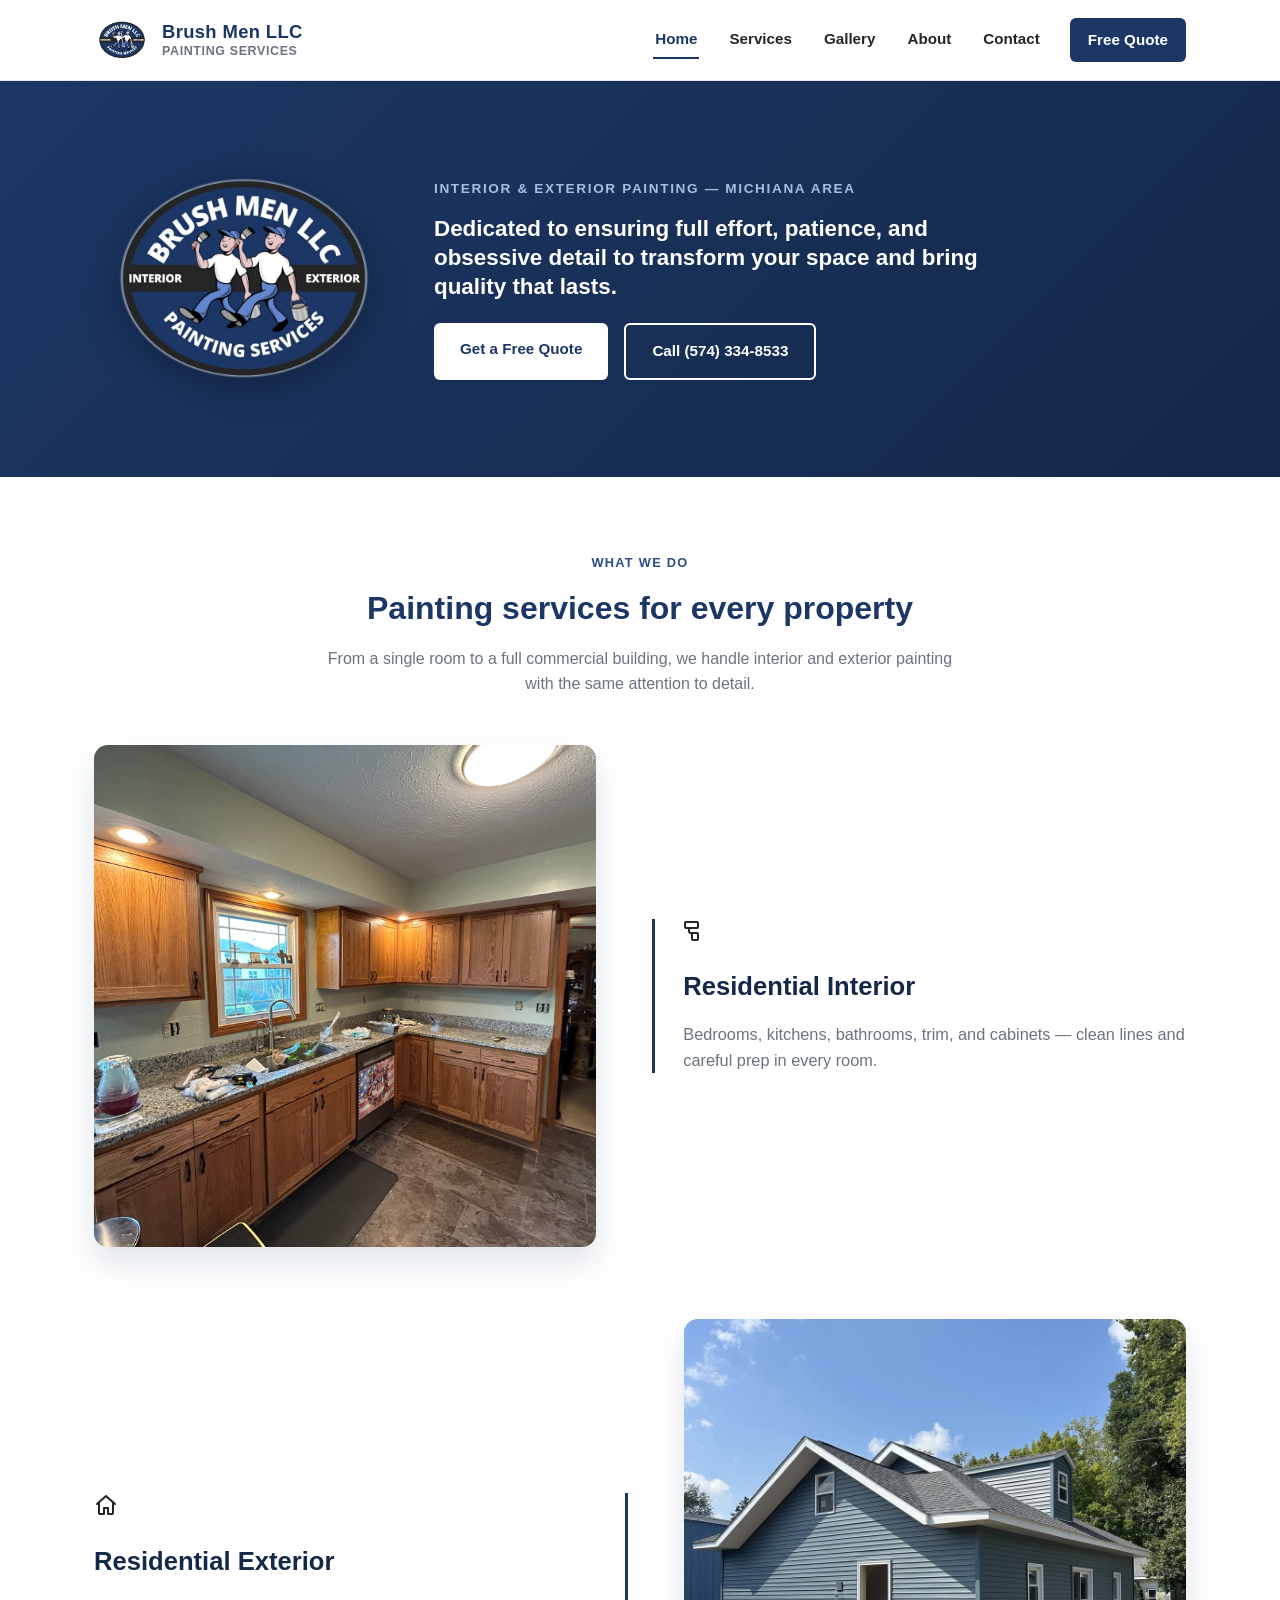
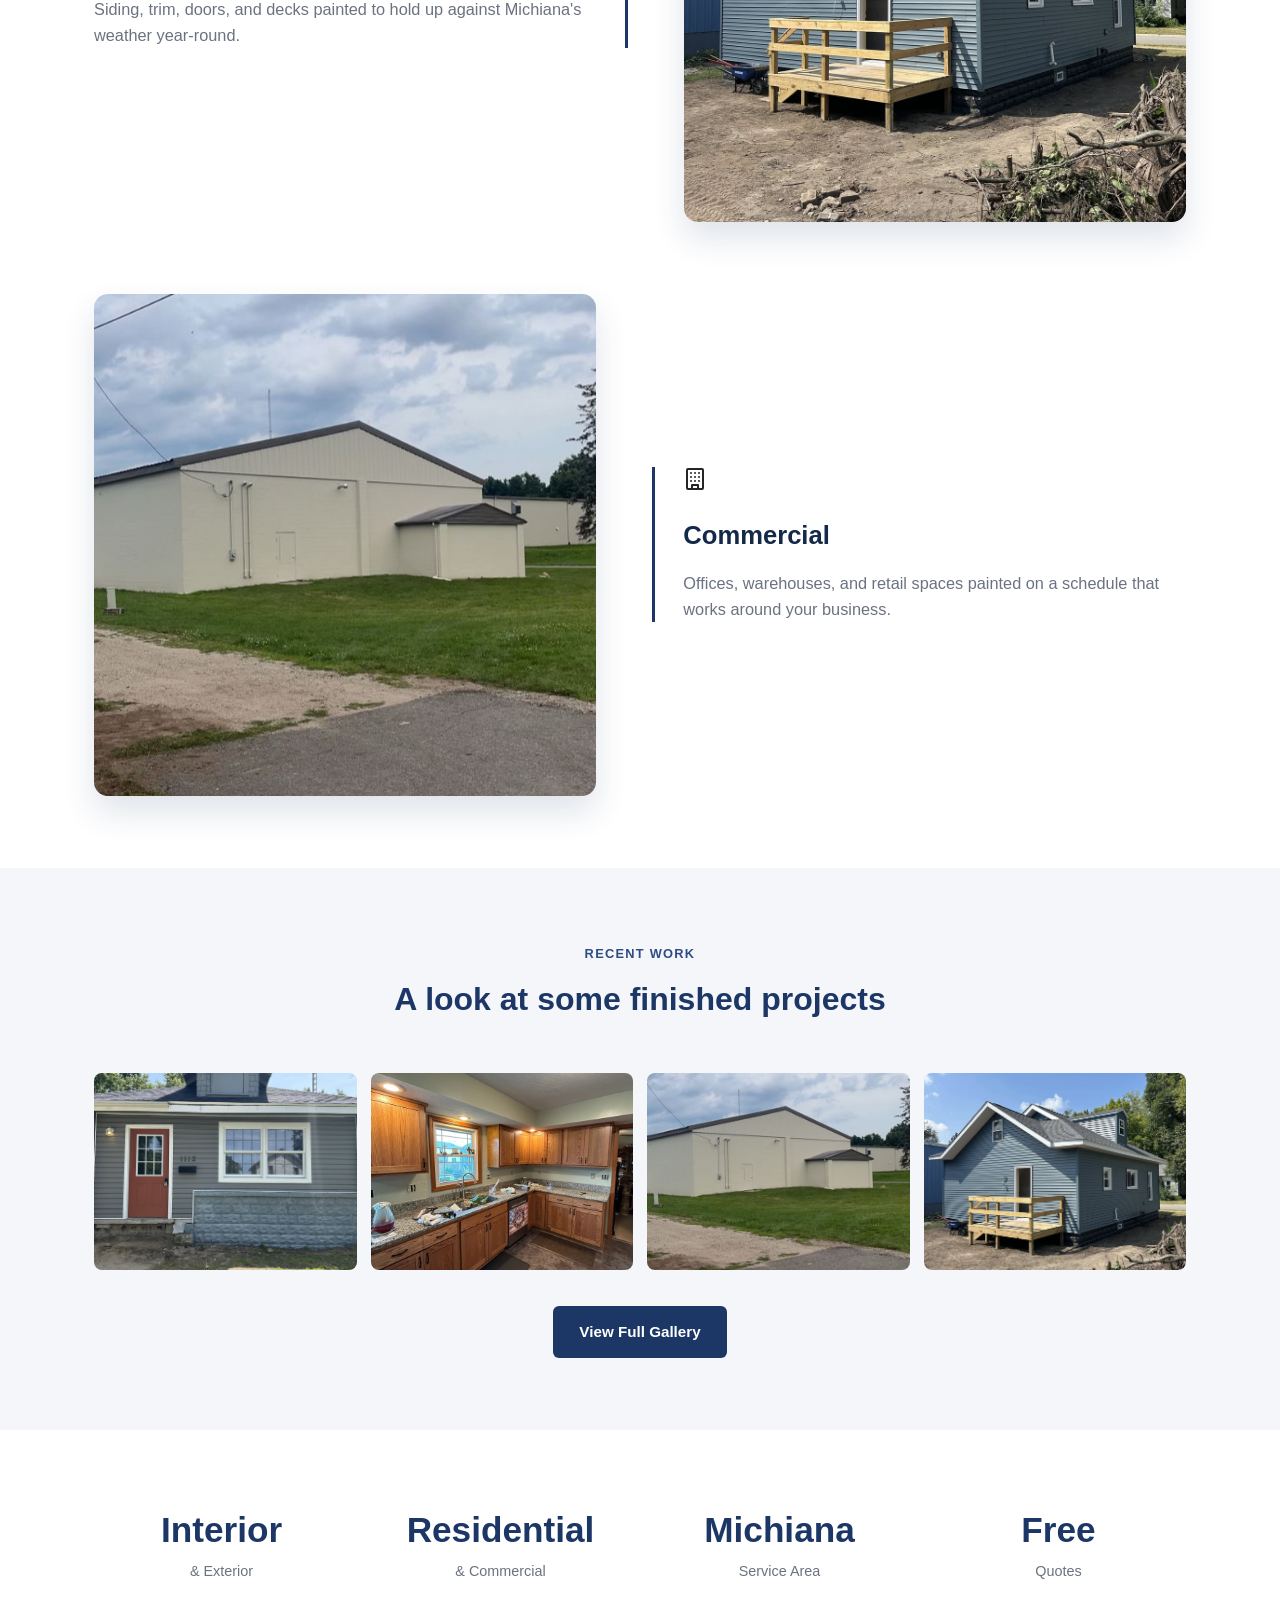
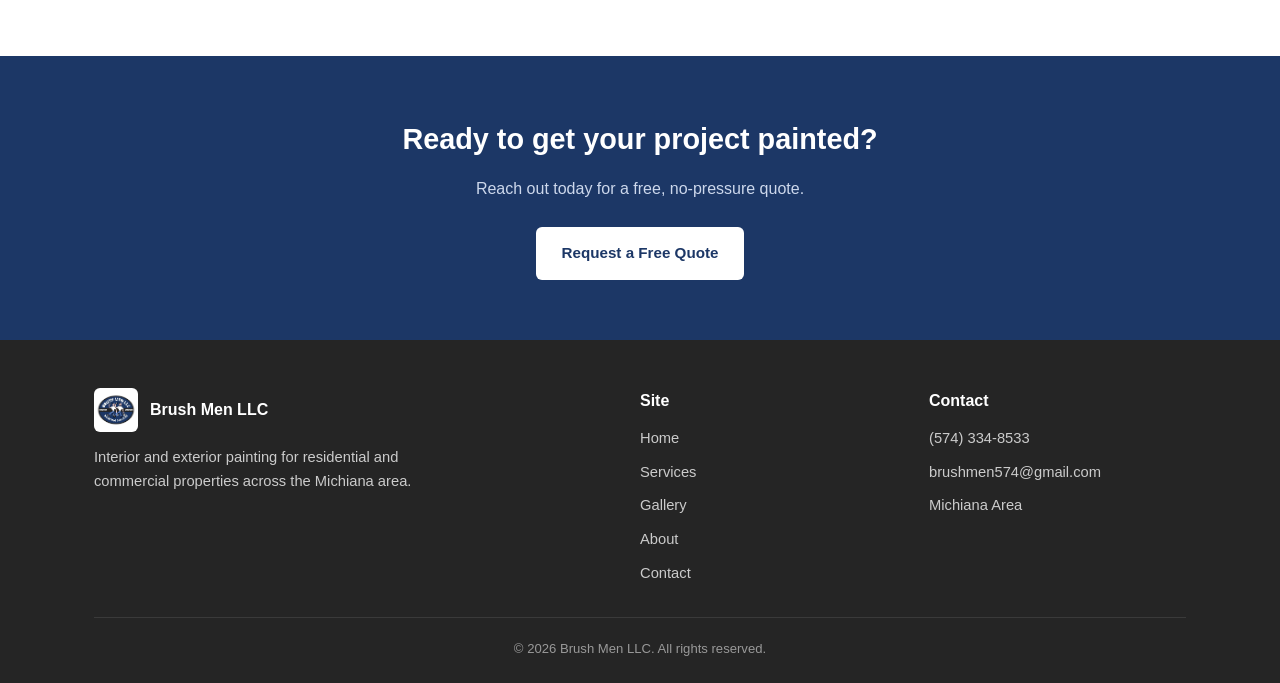
<file: index.html>
<!DOCTYPE html>
<html lang="en">
<head>
<meta charset="UTF-8">
<meta name="viewport" content="width=device-width, initial-scale=1.0">
<title>Brush Men LLC | Interior & Exterior Painting | Michiana</title>
<meta name="description" content="Brush Men LLC provides professional interior and exterior painting for residential and commercial properties across the Michiana area. Free quotes.">
<link rel="icon" href="images/logo.jpg">
<link rel="stylesheet" href="css/styles.css">
</head>
<body>

<header class="site-header">
  <div class="container">
    <a href="index.html" class="brand">
      <img src="images/logo.jpg" alt="Brush Men LLC logo">
      <span class="brand-text">
        <span class="name">Brush Men LLC</span>
        <span class="tagline">Painting Services</span>
      </span>
    </a>
    <button class="nav-toggle" aria-label="Toggle navigation">&#9776;</button>
    <nav class="main-nav">
      <a href="index.html" class="active">Home</a>
      <a href="services.html">Services</a>
      <a href="gallery.html">Gallery</a>
      <a href="about.html">About</a>
      <a href="contact.html">Contact</a>
      <a href="contact.html" class="nav-cta">Free Quote</a>
    </nav>
  </div>
</header>

<section class="hero">
  <div class="container hero-row">
    <img src="images/logo-badge.png" alt="Brush Men LLC logo" class="hero-logo">
    <div class="hero-copy">
      <span class="hero-eyebrow">Interior &amp; Exterior Painting &mdash; Michiana Area</span>
      <h1 class="lead">Dedicated to ensuring full effort, patience, and obsessive detail to transform your space and bring quality that lasts.</h1>
      <div class="hero-actions">
        <a href="contact.html" class="btn btn-primary">Get a Free Quote</a>
        <a href="tel:5743348533" class="btn btn-outline">Call (574) 334-8533</a>
      </div>
    </div>
  </div>
</section>

<section>
  <div class="container">
    <div class="section-heading">
      <span class="eyebrow">What We Do</span>
      <h2>Painting services for every property</h2>
      <p>From a single room to a full commercial building, we handle interior and exterior painting with the same attention to detail.</p>
    </div>
    <div class="service-row">
      <img src="images/gallery/residential-interior-kitchen.jpg" alt="Freshly painted residential kitchen" loading="lazy">
      <div class="service-copy">
        <div class="icon">
          <svg width="24" height="24" viewBox="0 0 24 24" fill="none" stroke="currentColor" stroke-width="2" stroke-linecap="round" stroke-linejoin="round"><rect x="2" y="3" width="13" height="6" rx="1"></rect><path d="M6 9v3a2 2 0 0 0 2 2h3"></path><rect x="9" y="14" width="6" height="7" rx="1"></rect></svg>
        </div>
        <h3>Residential Interior</h3>
        <p>Bedrooms, kitchens, bathrooms, trim, and cabinets &mdash; clean lines and careful prep in every room.</p>
      </div>
    </div>
    <div class="service-row reverse">
      <img src="images/gallery/residential-exterior-2.jpg" alt="Freshly painted blue house exterior" loading="lazy">
      <div class="service-copy">
        <div class="icon">
          <svg width="24" height="24" viewBox="0 0 24 24" fill="none" stroke="currentColor" stroke-width="2" stroke-linecap="round" stroke-linejoin="round"><path d="M3 11 12 3l9 8"></path><path d="M5 10v10a1 1 0 0 0 1 1h4v-6h4v6h4a1 1 0 0 0 1-1V10"></path></svg>
        </div>
        <h3>Residential Exterior</h3>
        <p>Siding, trim, doors, and decks painted to hold up against Michiana's weather year-round.</p>
      </div>
    </div>
    <div class="service-row">
      <img src="images/gallery/commercial-exterior-1.jpg" alt="Freshly painted commercial building exterior" loading="lazy">
      <div class="service-copy">
        <div class="icon">
          <svg width="24" height="24" viewBox="0 0 24 24" fill="none" stroke="currentColor" stroke-width="2" stroke-linecap="round" stroke-linejoin="round"><rect x="4" y="2" width="16" height="20" rx="1"></rect><path d="M9 22v-4h6v4"></path><path d="M8 6h.01M12 6h.01M16 6h.01M8 10h.01M12 10h.01M16 10h.01M8 14h.01M12 14h.01M16 14h.01"></path></svg>
        </div>
        <h3>Commercial</h3>
        <p>Offices, warehouses, and retail spaces painted on a schedule that works around your business.</p>
      </div>
    </div>
  </div>
</section>

<section class="alt">
  <div class="container">
    <div class="section-heading">
      <span class="eyebrow">Recent Work</span>
      <h2>A look at some finished projects</h2>
    </div>
    <div class="photo-grid">
      <a href="gallery.html"><img src="images/gallery/residential-exterior-1.jpg" alt="Freshly painted gray house exterior with orange front door" loading="lazy"></a>
      <a href="gallery.html"><img src="images/gallery/residential-interior-kitchen.jpg" alt="Freshly painted residential kitchen" loading="lazy"></a>
      <a href="gallery.html"><img src="images/gallery/commercial-exterior-1.jpg" alt="Freshly painted commercial building exterior" loading="lazy"></a>
      <a href="gallery.html"><img src="images/gallery/residential-exterior-2.jpg" alt="Freshly painted blue house exterior" loading="lazy"></a>
    </div>
    <div style="text-align:center; margin-top: 36px;">
      <a href="gallery.html" class="btn btn-dark">View Full Gallery</a>
    </div>
  </div>
</section>

<section>
  <div class="container">
    <div class="stats">
      <div class="stat">
        <strong>Interior</strong>
        <span>&amp; Exterior</span>
      </div>
      <div class="stat">
        <strong>Residential</strong>
        <span>&amp; Commercial</span>
      </div>
      <div class="stat">
        <strong>Michiana</strong>
        <span>Service Area</span>
      </div>
      <div class="stat">
        <strong>Free</strong>
        <span>Quotes</span>
      </div>
    </div>
  </div>
</section>

<div class="cta-band">
  <div class="container">
    <h2>Ready to get your project painted?</h2>
    <p>Reach out today for a free, no-pressure quote.</p>
    <a href="contact.html" class="btn btn-primary">Request a Free Quote</a>
  </div>
</div>

<footer>
  <div class="container">
    <div class="footer-grid">
      <div>
        <div class="footer-brand">
          <img src="images/logo.jpg" alt="Brush Men LLC logo">
          <span>Brush Men LLC</span>
        </div>
        <p style="max-width: 320px; font-size: 0.92rem;">Interior and exterior painting for residential and commercial properties across the Michiana area.</p>
      </div>
      <div>
        <h4>Site</h4>
        <ul>
          <li><a href="index.html">Home</a></li>
          <li><a href="services.html">Services</a></li>
          <li><a href="gallery.html">Gallery</a></li>
          <li><a href="about.html">About</a></li>
          <li><a href="contact.html">Contact</a></li>
        </ul>
      </div>
      <div>
        <h4>Contact</h4>
        <ul>
          <li><a href="tel:5743348533">(574) 334-8533</a></li>
          <li><a href="mailto:brushmen574@gmail.com">brushmen574@gmail.com</a></li>
          <li>Michiana Area</li>
        </ul>
      </div>
    </div>
    <div class="fine-print">&copy; <span id="year"></span> Brush Men LLC. All rights reserved.</div>
  </div>
</footer>

<script src="js/main.js"></script>
<script>document.getElementById("year").textContent = new Date().getFullYear();</script>
</body>
</html>
</file>
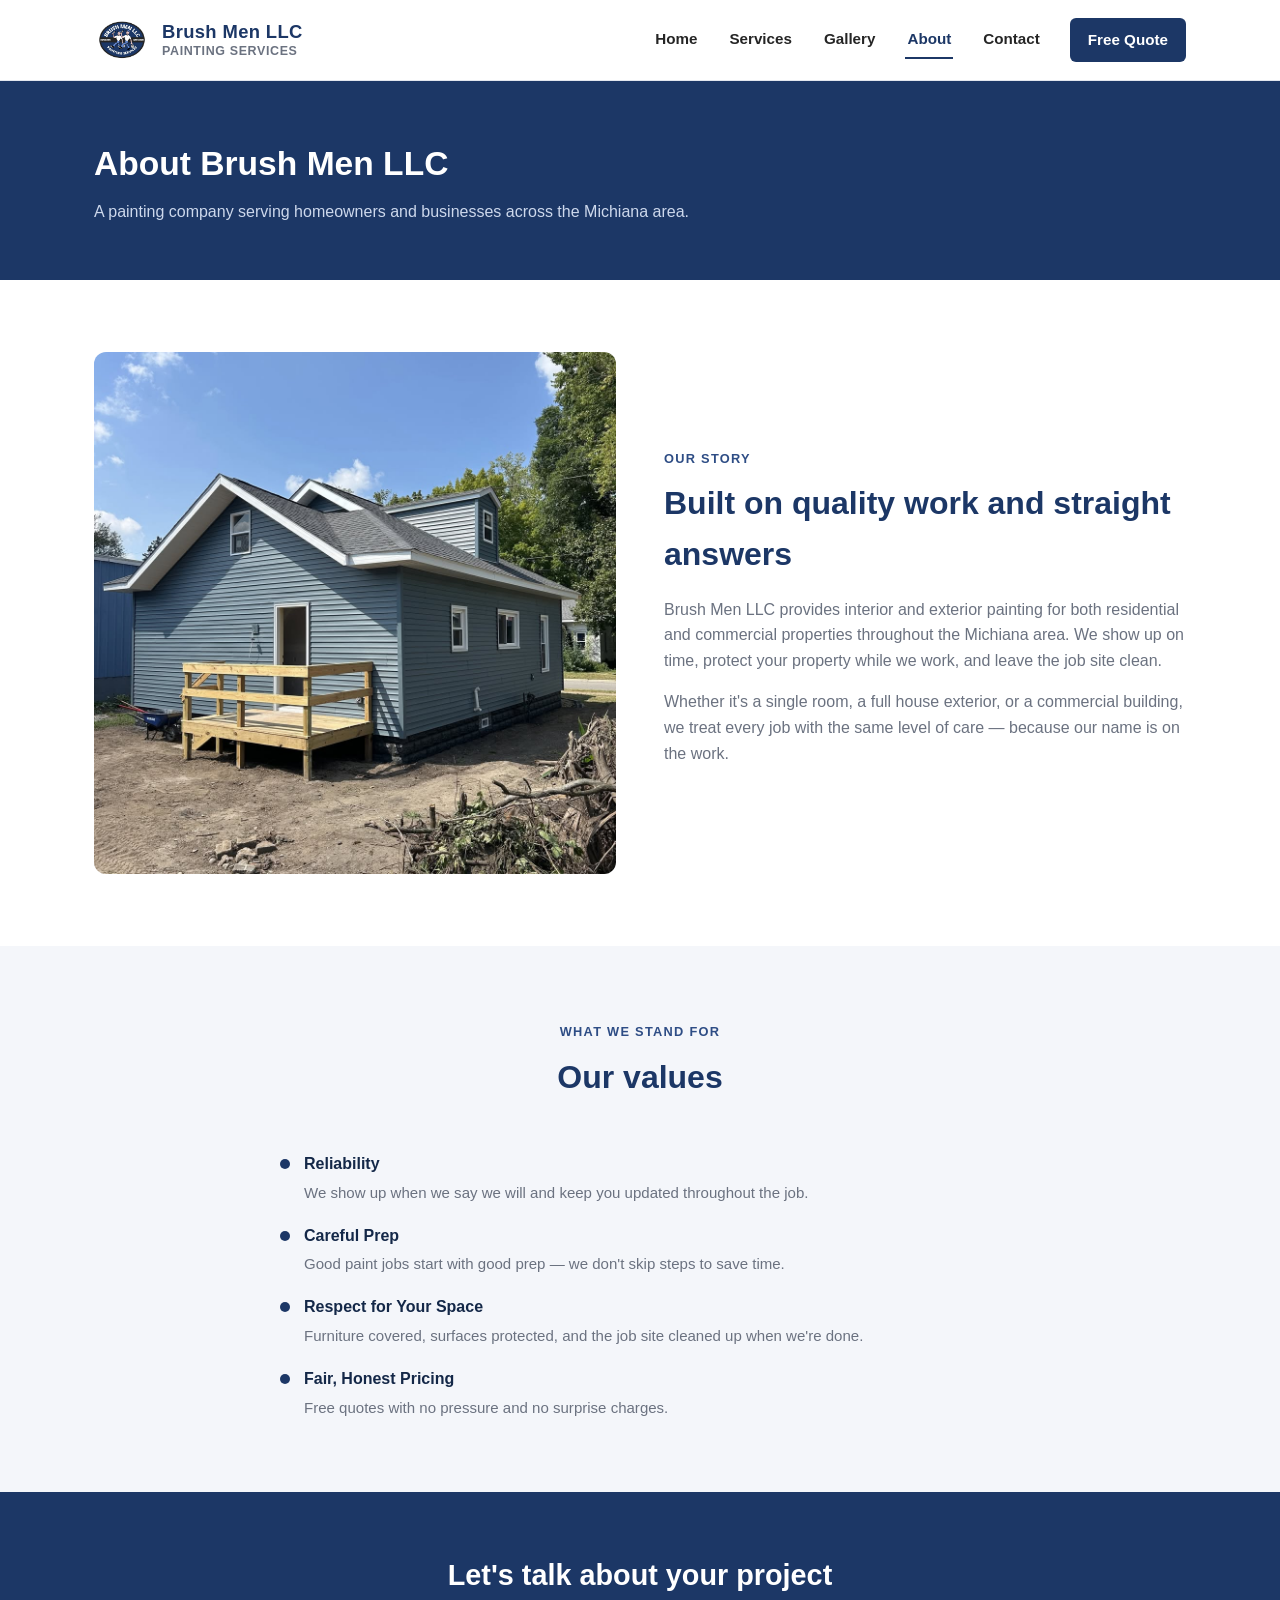
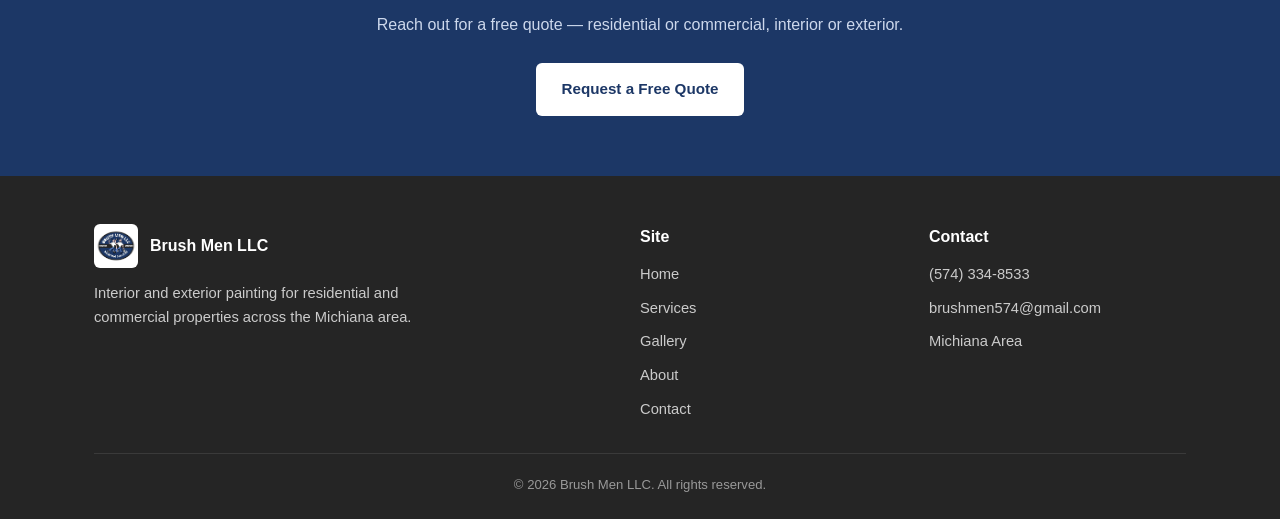
<file: about.html>
<!DOCTYPE html>
<html lang="en">
<head>
<meta charset="UTF-8">
<meta name="viewport" content="width=device-width, initial-scale=1.0">
<title>About | Brush Men LLC Painting</title>
<meta name="description" content="Brush Men LLC is a painting company serving the Michiana area with residential and commercial interior and exterior painting.">
<link rel="icon" href="images/logo.jpg">
<link rel="stylesheet" href="css/styles.css">
</head>
<body>

<header class="site-header">
  <div class="container">
    <a href="index.html" class="brand">
      <img src="images/logo.jpg" alt="Brush Men LLC logo">
      <span class="brand-text">
        <span class="name">Brush Men LLC</span>
        <span class="tagline">Painting Services</span>
      </span>
    </a>
    <button class="nav-toggle" aria-label="Toggle navigation">&#9776;</button>
    <nav class="main-nav">
      <a href="index.html">Home</a>
      <a href="services.html">Services</a>
      <a href="gallery.html">Gallery</a>
      <a href="about.html" class="active">About</a>
      <a href="contact.html">Contact</a>
      <a href="contact.html" class="nav-cta">Free Quote</a>
    </nav>
  </div>
</header>

<div class="page-header">
  <div class="container">
    <h1>About Brush Men LLC</h1>
    <p>A painting company serving homeowners and businesses across the Michiana area.</p>
  </div>
</div>

<section>
  <div class="container">
    <div class="about-grid">
      <img src="images/gallery/residential-exterior-2.jpg" alt="Brush Men LLC completed residential exterior painting project">
      <div>
        <div class="section-heading" style="text-align: left; margin: 0;">
          <span class="eyebrow">Our Story</span>
          <h2>Built on quality work and straight answers</h2>
        </div>
        <p style="color: var(--gray);">Brush Men LLC provides interior and exterior painting for both residential and commercial properties throughout the Michiana area. We show up on time, protect your property while we work, and leave the job site clean.</p>
        <p style="color: var(--gray);">Whether it's a single room, a full house exterior, or a commercial building, we treat every job with the same level of care &mdash; because our name is on the work.</p>
      </div>
    </div>
  </div>
</section>

<section class="alt">
  <div class="container">
    <div class="section-heading">
      <span class="eyebrow">What We Stand For</span>
      <h2>Our values</h2>
    </div>
    <ul class="values-list" style="max-width: 720px; margin: 0 auto;">
      <li>
        <span class="dot"></span>
        <div>
          <h4>Reliability</h4>
          <p>We show up when we say we will and keep you updated throughout the job.</p>
        </div>
      </li>
      <li>
        <span class="dot"></span>
        <div>
          <h4>Careful Prep</h4>
          <p>Good paint jobs start with good prep &mdash; we don't skip steps to save time.</p>
        </div>
      </li>
      <li>
        <span class="dot"></span>
        <div>
          <h4>Respect for Your Space</h4>
          <p>Furniture covered, surfaces protected, and the job site cleaned up when we're done.</p>
        </div>
      </li>
      <li>
        <span class="dot"></span>
        <div>
          <h4>Fair, Honest Pricing</h4>
          <p>Free quotes with no pressure and no surprise charges.</p>
        </div>
      </li>
    </ul>
  </div>
</section>

<div class="cta-band">
  <div class="container">
    <h2>Let's talk about your project</h2>
    <p>Reach out for a free quote &mdash; residential or commercial, interior or exterior.</p>
    <a href="contact.html" class="btn btn-primary">Request a Free Quote</a>
  </div>
</div>

<footer>
  <div class="container">
    <div class="footer-grid">
      <div>
        <div class="footer-brand">
          <img src="images/logo.jpg" alt="Brush Men LLC logo">
          <span>Brush Men LLC</span>
        </div>
        <p style="max-width: 320px; font-size: 0.92rem;">Interior and exterior painting for residential and commercial properties across the Michiana area.</p>
      </div>
      <div>
        <h4>Site</h4>
        <ul>
          <li><a href="index.html">Home</a></li>
          <li><a href="services.html">Services</a></li>
          <li><a href="gallery.html">Gallery</a></li>
          <li><a href="about.html">About</a></li>
          <li><a href="contact.html">Contact</a></li>
        </ul>
      </div>
      <div>
        <h4>Contact</h4>
        <ul>
          <li><a href="tel:5743348533">(574) 334-8533</a></li>
          <li><a href="mailto:brushmen574@gmail.com">brushmen574@gmail.com</a></li>
          <li>Michiana Area</li>
        </ul>
      </div>
    </div>
    <div class="fine-print">&copy; <span id="year"></span> Brush Men LLC. All rights reserved.</div>
  </div>
</footer>

<script src="js/main.js"></script>
<script>document.getElementById("year").textContent = new Date().getFullYear();</script>
</body>
</html>
</file>
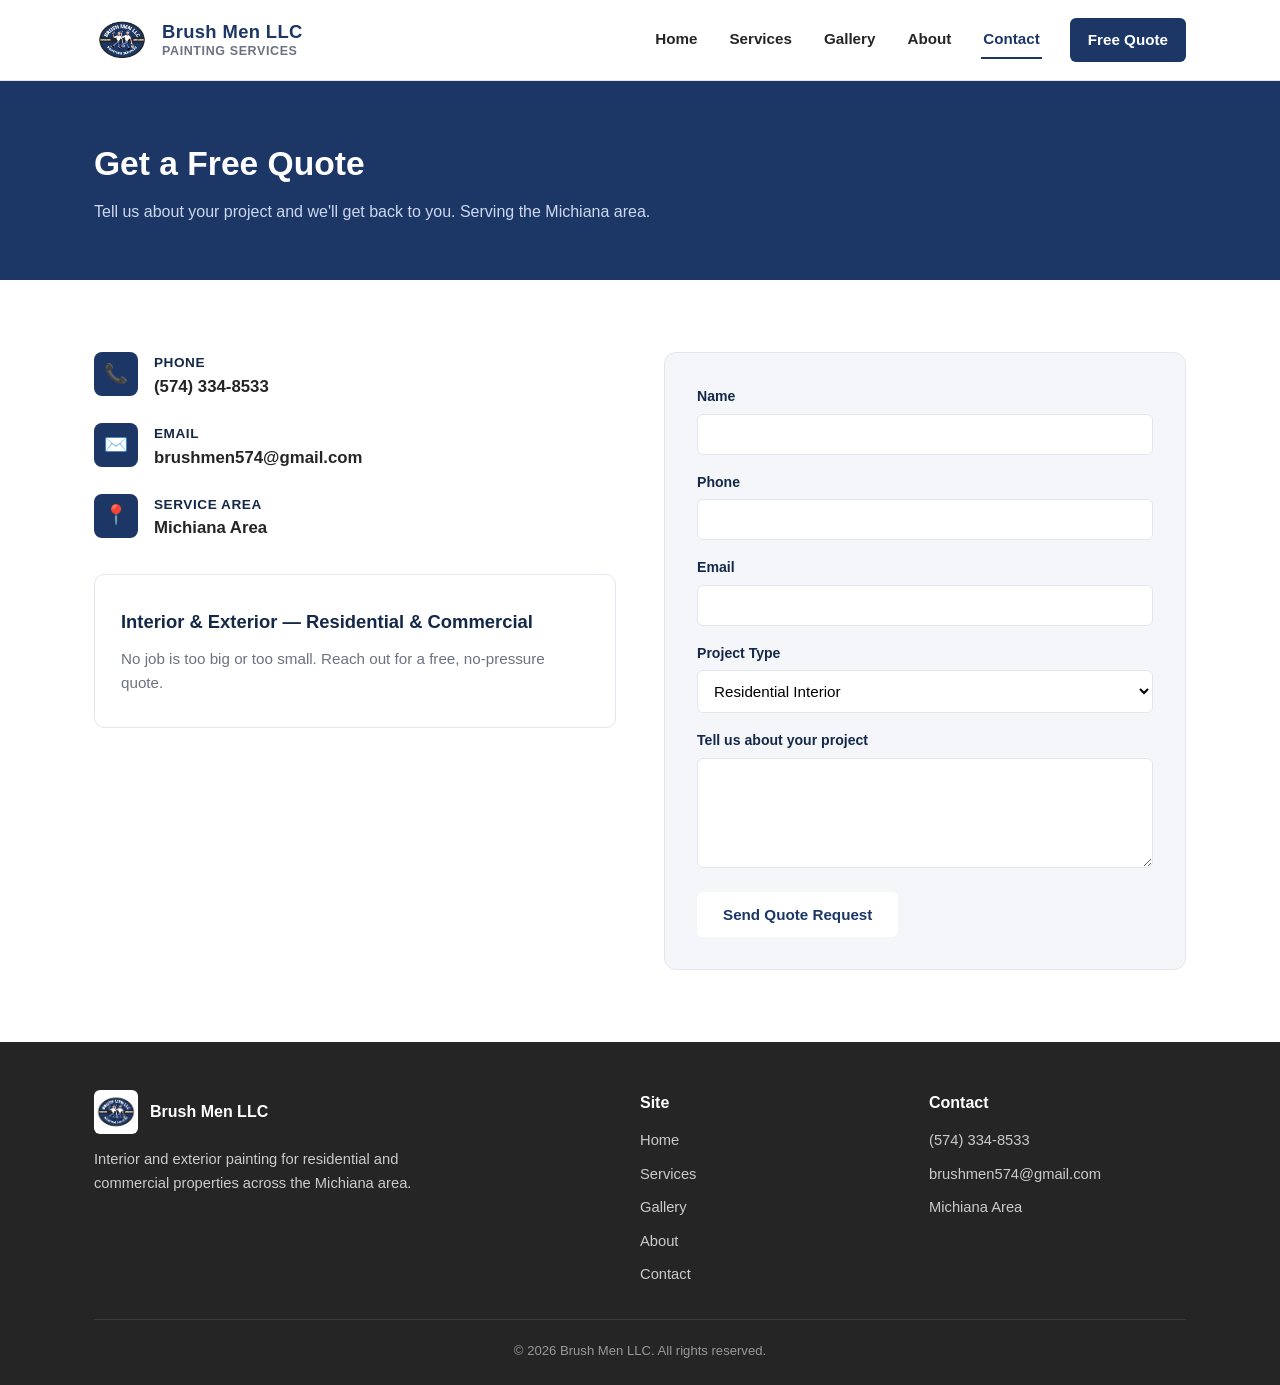
<file: contact.html>
<!DOCTYPE html>
<html lang="en">
<head>
<meta charset="UTF-8">
<meta name="viewport" content="width=device-width, initial-scale=1.0">
<title>Contact | Brush Men LLC Painting</title>
<meta name="description" content="Get a free painting quote from Brush Men LLC. Call (574) 334-8533 or email brushmen574@gmail.com. Serving the Michiana area.">
<link rel="icon" href="images/logo.jpg">
<link rel="stylesheet" href="css/styles.css">
</head>
<body>

<header class="site-header">
  <div class="container">
    <a href="index.html" class="brand">
      <img src="images/logo.jpg" alt="Brush Men LLC logo">
      <span class="brand-text">
        <span class="name">Brush Men LLC</span>
        <span class="tagline">Painting Services</span>
      </span>
    </a>
    <button class="nav-toggle" aria-label="Toggle navigation">&#9776;</button>
    <nav class="main-nav">
      <a href="index.html">Home</a>
      <a href="services.html">Services</a>
      <a href="gallery.html">Gallery</a>
      <a href="about.html">About</a>
      <a href="contact.html" class="active">Contact</a>
      <a href="contact.html" class="nav-cta">Free Quote</a>
    </nav>
  </div>
</header>

<div class="page-header">
  <div class="container">
    <h1>Get a Free Quote</h1>
    <p>Tell us about your project and we'll get back to you. Serving the Michiana area.</p>
  </div>
</div>

<section>
  <div class="container">
    <div class="contact-grid">
      <div>
        <ul class="contact-info-list">
          <li>
            <span class="icon">&#128222;</span>
            <div>
              <strong>Phone</strong>
              <a href="tel:5743348533">(574) 334-8533</a>
            </div>
          </li>
          <li>
            <span class="icon">&#9993;&#65039;</span>
            <div>
              <strong>Email</strong>
              <a href="mailto:brushmen574@gmail.com">brushmen574@gmail.com</a>
            </div>
          </li>
          <li>
            <span class="icon">&#128205;</span>
            <div>
              <strong>Service Area</strong>
              <a href="#" style="cursor: default;">Michiana Area</a>
            </div>
          </li>
        </ul>

        <div class="card" style="margin-top: 32px;">
          <h3>Interior &amp; Exterior &mdash; Residential &amp; Commercial</h3>
          <p>No job is too big or too small. Reach out for a free, no-pressure quote.</p>
        </div>
      </div>

      <form class="quote-form" name="quote-request" method="POST" data-netlify="true" netlify-honeypot="bot-field">
        <input type="hidden" name="form-name" value="quote-request">
        <p class="hidden" style="display:none;">
          <label>Don't fill this out if you're human: <input name="bot-field"></label>
        </p>

        <div>
          <label for="name">Name</label>
          <input type="text" id="name" name="name" required>
        </div>
        <div>
          <label for="phone">Phone</label>
          <input type="tel" id="phone" name="phone" required>
        </div>
        <div>
          <label for="email">Email</label>
          <input type="email" id="email" name="email" required>
        </div>
        <div>
          <label for="project-type">Project Type</label>
          <select id="project-type" name="project-type">
            <option>Residential Interior</option>
            <option>Residential Exterior</option>
            <option>Commercial Interior</option>
            <option>Commercial Exterior</option>
            <option>Not Sure</option>
          </select>
        </div>
        <div>
          <label for="message">Tell us about your project</label>
          <textarea id="message" name="message" required></textarea>
        </div>
        <button type="submit" class="btn btn-primary">Send Quote Request</button>
      </form>
    </div>
  </div>
</section>

<footer>
  <div class="container">
    <div class="footer-grid">
      <div>
        <div class="footer-brand">
          <img src="images/logo.jpg" alt="Brush Men LLC logo">
          <span>Brush Men LLC</span>
        </div>
        <p style="max-width: 320px; font-size: 0.92rem;">Interior and exterior painting for residential and commercial properties across the Michiana area.</p>
      </div>
      <div>
        <h4>Site</h4>
        <ul>
          <li><a href="index.html">Home</a></li>
          <li><a href="services.html">Services</a></li>
          <li><a href="gallery.html">Gallery</a></li>
          <li><a href="about.html">About</a></li>
          <li><a href="contact.html">Contact</a></li>
        </ul>
      </div>
      <div>
        <h4>Contact</h4>
        <ul>
          <li><a href="tel:5743348533">(574) 334-8533</a></li>
          <li><a href="mailto:brushmen574@gmail.com">brushmen574@gmail.com</a></li>
          <li>Michiana Area</li>
        </ul>
      </div>
    </div>
    <div class="fine-print">&copy; <span id="year"></span> Brush Men LLC. All rights reserved.</div>
  </div>
</footer>

<script src="js/main.js"></script>
<script>document.getElementById("year").textContent = new Date().getFullYear();</script>
</body>
</html>
</file>
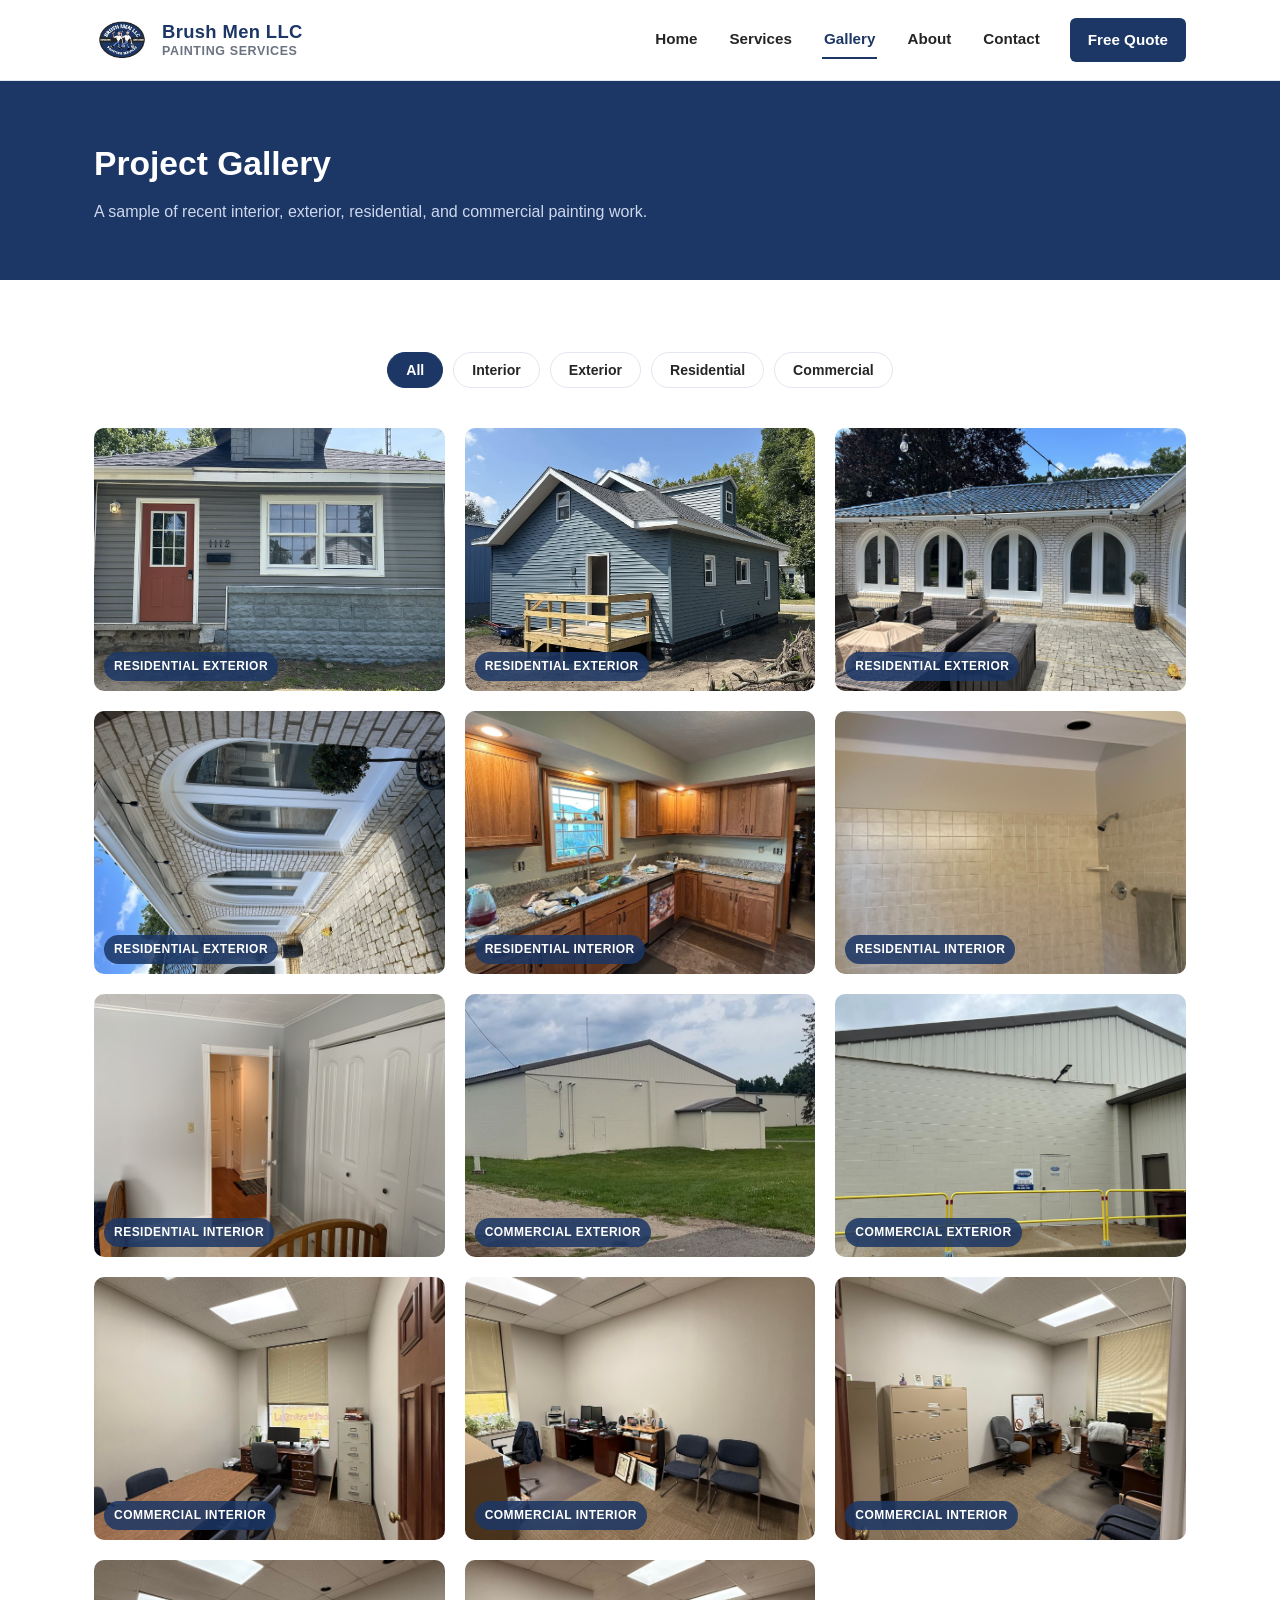
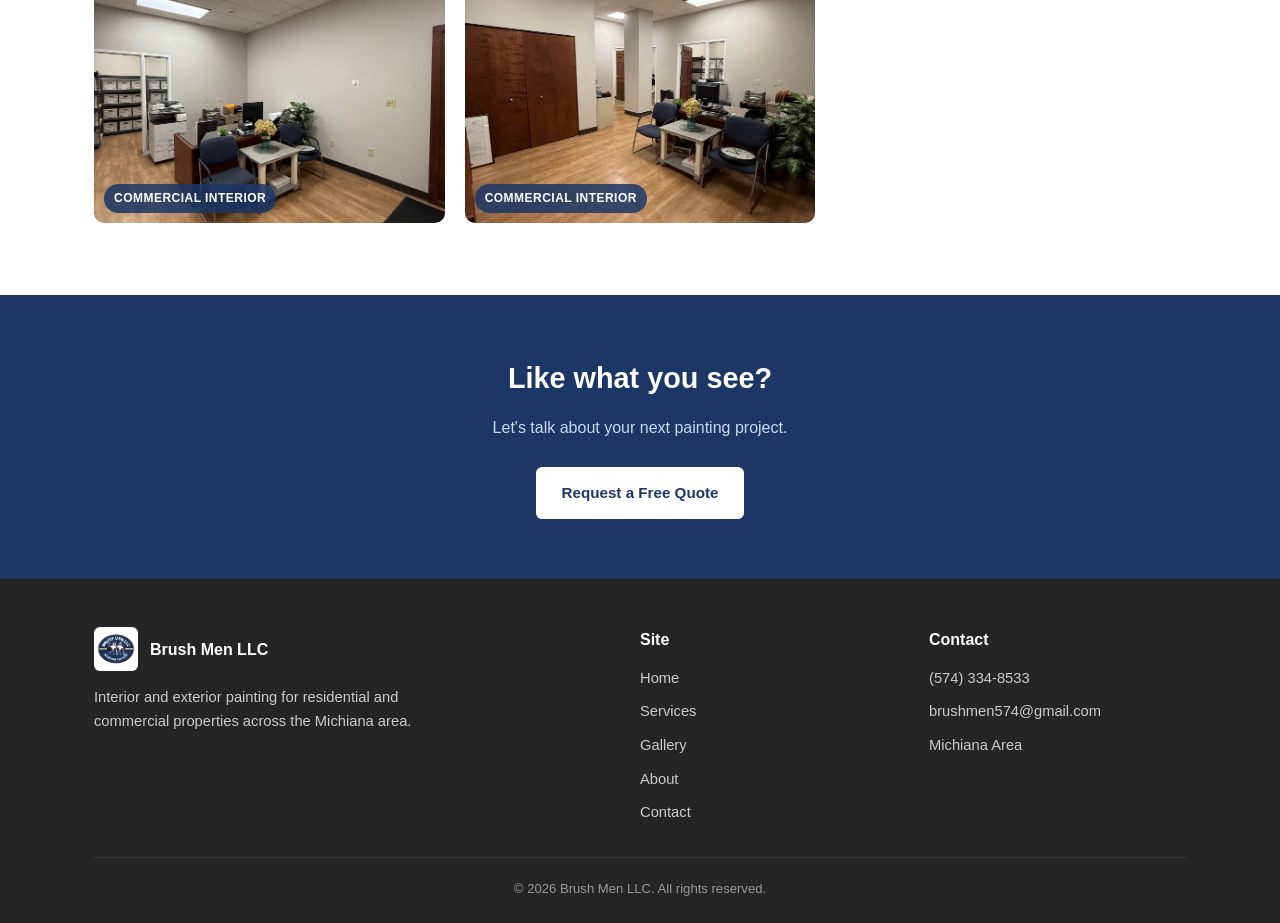
<file: gallery.html>
<!DOCTYPE html>
<html lang="en">
<head>
<meta charset="UTF-8">
<meta name="viewport" content="width=device-width, initial-scale=1.0">
<title>Gallery | Brush Men LLC Painting</title>
<meta name="description" content="See recent interior, exterior, residential, and commercial painting projects completed by Brush Men LLC in the Michiana area.">
<link rel="icon" href="images/logo.jpg">
<link rel="stylesheet" href="css/styles.css">
</head>
<body>

<header class="site-header">
  <div class="container">
    <a href="index.html" class="brand">
      <img src="images/logo.jpg" alt="Brush Men LLC logo">
      <span class="brand-text">
        <span class="name">Brush Men LLC</span>
        <span class="tagline">Painting Services</span>
      </span>
    </a>
    <button class="nav-toggle" aria-label="Toggle navigation">&#9776;</button>
    <nav class="main-nav">
      <a href="index.html">Home</a>
      <a href="services.html">Services</a>
      <a href="gallery.html" class="active">Gallery</a>
      <a href="about.html">About</a>
      <a href="contact.html">Contact</a>
      <a href="contact.html" class="nav-cta">Free Quote</a>
    </nav>
  </div>
</header>

<div class="page-header">
  <div class="container">
    <h1>Project Gallery</h1>
    <p>A sample of recent interior, exterior, residential, and commercial painting work.</p>
  </div>
</div>

<section>
  <div class="container">
    <div class="filters">
      <button class="filter-btn active" data-filter="all">All</button>
      <button class="filter-btn" data-filter="interior">Interior</button>
      <button class="filter-btn" data-filter="exterior">Exterior</button>
      <button class="filter-btn" data-filter="residential">Residential</button>
      <button class="filter-btn" data-filter="commercial">Commercial</button>
    </div>

    <div class="gallery-grid">
      <div class="gallery-item" data-tags="residential exterior">
        <img src="images/gallery/residential-exterior-1.jpg" alt="Freshly painted gray house exterior with orange front door" loading="lazy">
        <span class="tag">Residential Exterior</span>
      </div>
      <div class="gallery-item" data-tags="residential exterior">
        <img src="images/gallery/residential-exterior-2.jpg" alt="Freshly painted blue house exterior with new deck" loading="lazy">
        <span class="tag">Residential Exterior</span>
      </div>
      <div class="gallery-item" data-tags="residential exterior">
        <img src="images/gallery/residential-exterior-patio.jpg" alt="Painted brick home exterior with arched windows and patio" loading="lazy">
        <span class="tag">Residential Exterior</span>
      </div>
      <div class="gallery-item" data-tags="residential exterior">
        <img src="images/gallery/residential-exterior-eaves.jpg" alt="Freshly painted brick home eaves and trim detail" loading="lazy">
        <span class="tag">Residential Exterior</span>
      </div>
      <div class="gallery-item" data-tags="residential interior">
        <img src="images/gallery/residential-interior-kitchen.jpg" alt="Freshly painted residential kitchen walls" loading="lazy">
        <span class="tag">Residential Interior</span>
      </div>
      <div class="gallery-item" data-tags="residential interior">
        <img src="images/gallery/residential-interior-bathroom.jpg" alt="Freshly painted residential bathroom and shower surround" loading="lazy">
        <span class="tag">Residential Interior</span>
      </div>
      <div class="gallery-item" data-tags="residential interior">
        <img src="images/gallery/residential-interior-bedroom.jpg" alt="Freshly painted residential bedroom and closet doors" loading="lazy">
        <span class="tag">Residential Interior</span>
      </div>
      <div class="gallery-item" data-tags="commercial exterior">
        <img src="images/gallery/commercial-exterior-1.jpg" alt="Freshly painted commercial steel building exterior" loading="lazy">
        <span class="tag">Commercial Exterior</span>
      </div>
      <div class="gallery-item" data-tags="commercial exterior">
        <img src="images/gallery/commercial-exterior-2.jpg" alt="Freshly painted commercial warehouse block wall" loading="lazy">
        <span class="tag">Commercial Exterior</span>
      </div>
      <div class="gallery-item" data-tags="commercial interior">
        <img src="images/gallery/commercial-interior-office-1.jpg" alt="Freshly painted commercial office with conference table" loading="lazy">
        <span class="tag">Commercial Interior</span>
      </div>
      <div class="gallery-item" data-tags="commercial interior">
        <img src="images/gallery/commercial-interior-office-2.jpg" alt="Freshly painted commercial office desk area" loading="lazy">
        <span class="tag">Commercial Interior</span>
      </div>
      <div class="gallery-item" data-tags="commercial interior">
        <img src="images/gallery/commercial-interior-office-3.jpg" alt="Freshly painted commercial office with filing cabinets" loading="lazy">
        <span class="tag">Commercial Interior</span>
      </div>
      <div class="gallery-item" data-tags="commercial interior">
        <img src="images/gallery/commercial-interior-office-4.jpg" alt="Freshly painted commercial office storage room" loading="lazy">
        <span class="tag">Commercial Interior</span>
      </div>
      <div class="gallery-item" data-tags="commercial interior">
        <img src="images/gallery/commercial-interior-office-5.jpg" alt="Freshly painted commercial office reception area" loading="lazy">
        <span class="tag">Commercial Interior</span>
      </div>
    </div>
  </div>
</section>

<div class="cta-band">
  <div class="container">
    <h2>Like what you see?</h2>
    <p>Let's talk about your next painting project.</p>
    <a href="contact.html" class="btn btn-primary">Request a Free Quote</a>
  </div>
</div>

<footer>
  <div class="container">
    <div class="footer-grid">
      <div>
        <div class="footer-brand">
          <img src="images/logo.jpg" alt="Brush Men LLC logo">
          <span>Brush Men LLC</span>
        </div>
        <p style="max-width: 320px; font-size: 0.92rem;">Interior and exterior painting for residential and commercial properties across the Michiana area.</p>
      </div>
      <div>
        <h4>Site</h4>
        <ul>
          <li><a href="index.html">Home</a></li>
          <li><a href="services.html">Services</a></li>
          <li><a href="gallery.html">Gallery</a></li>
          <li><a href="about.html">About</a></li>
          <li><a href="contact.html">Contact</a></li>
        </ul>
      </div>
      <div>
        <h4>Contact</h4>
        <ul>
          <li><a href="tel:5743348533">(574) 334-8533</a></li>
          <li><a href="mailto:brushmen574@gmail.com">brushmen574@gmail.com</a></li>
          <li>Michiana Area</li>
        </ul>
      </div>
    </div>
    <div class="fine-print">&copy; <span id="year"></span> Brush Men LLC. All rights reserved.</div>
  </div>
</footer>

<script src="js/main.js"></script>
<script>document.getElementById("year").textContent = new Date().getFullYear();</script>
</body>
</html>
</file>
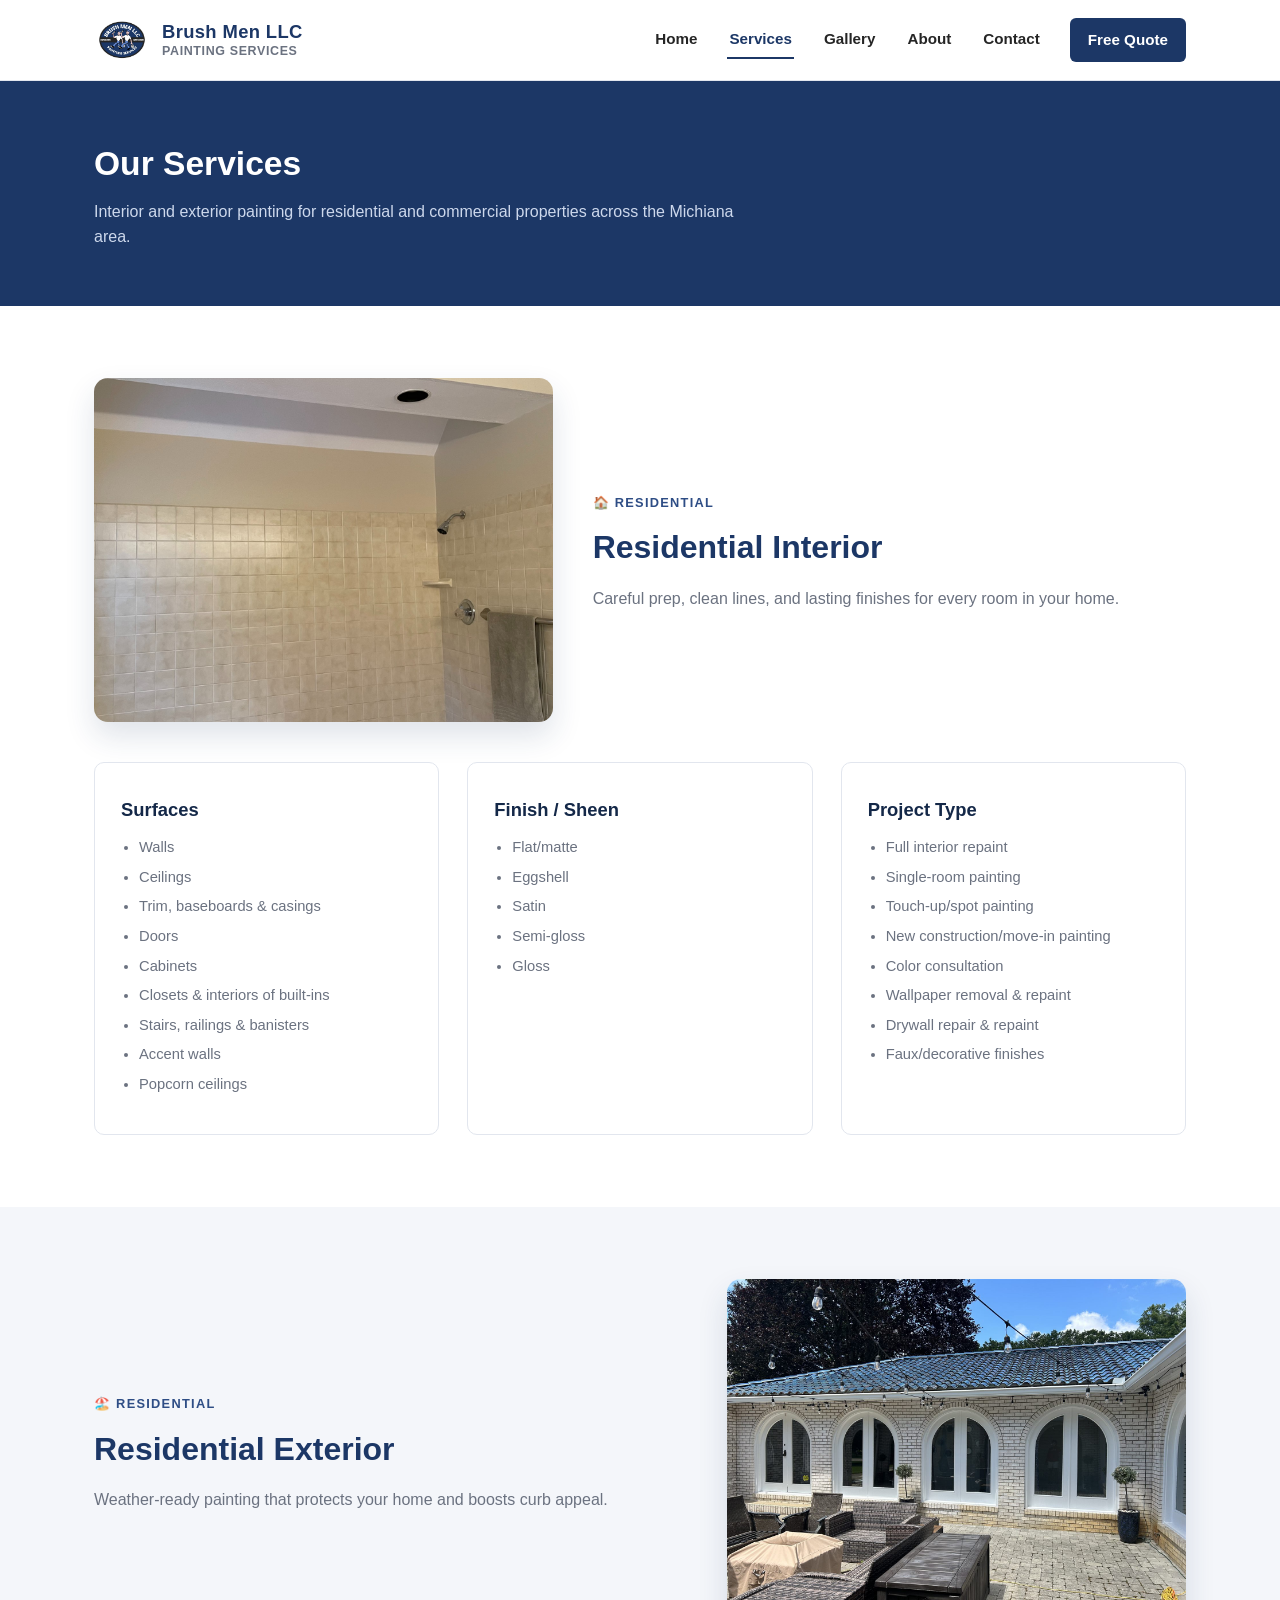
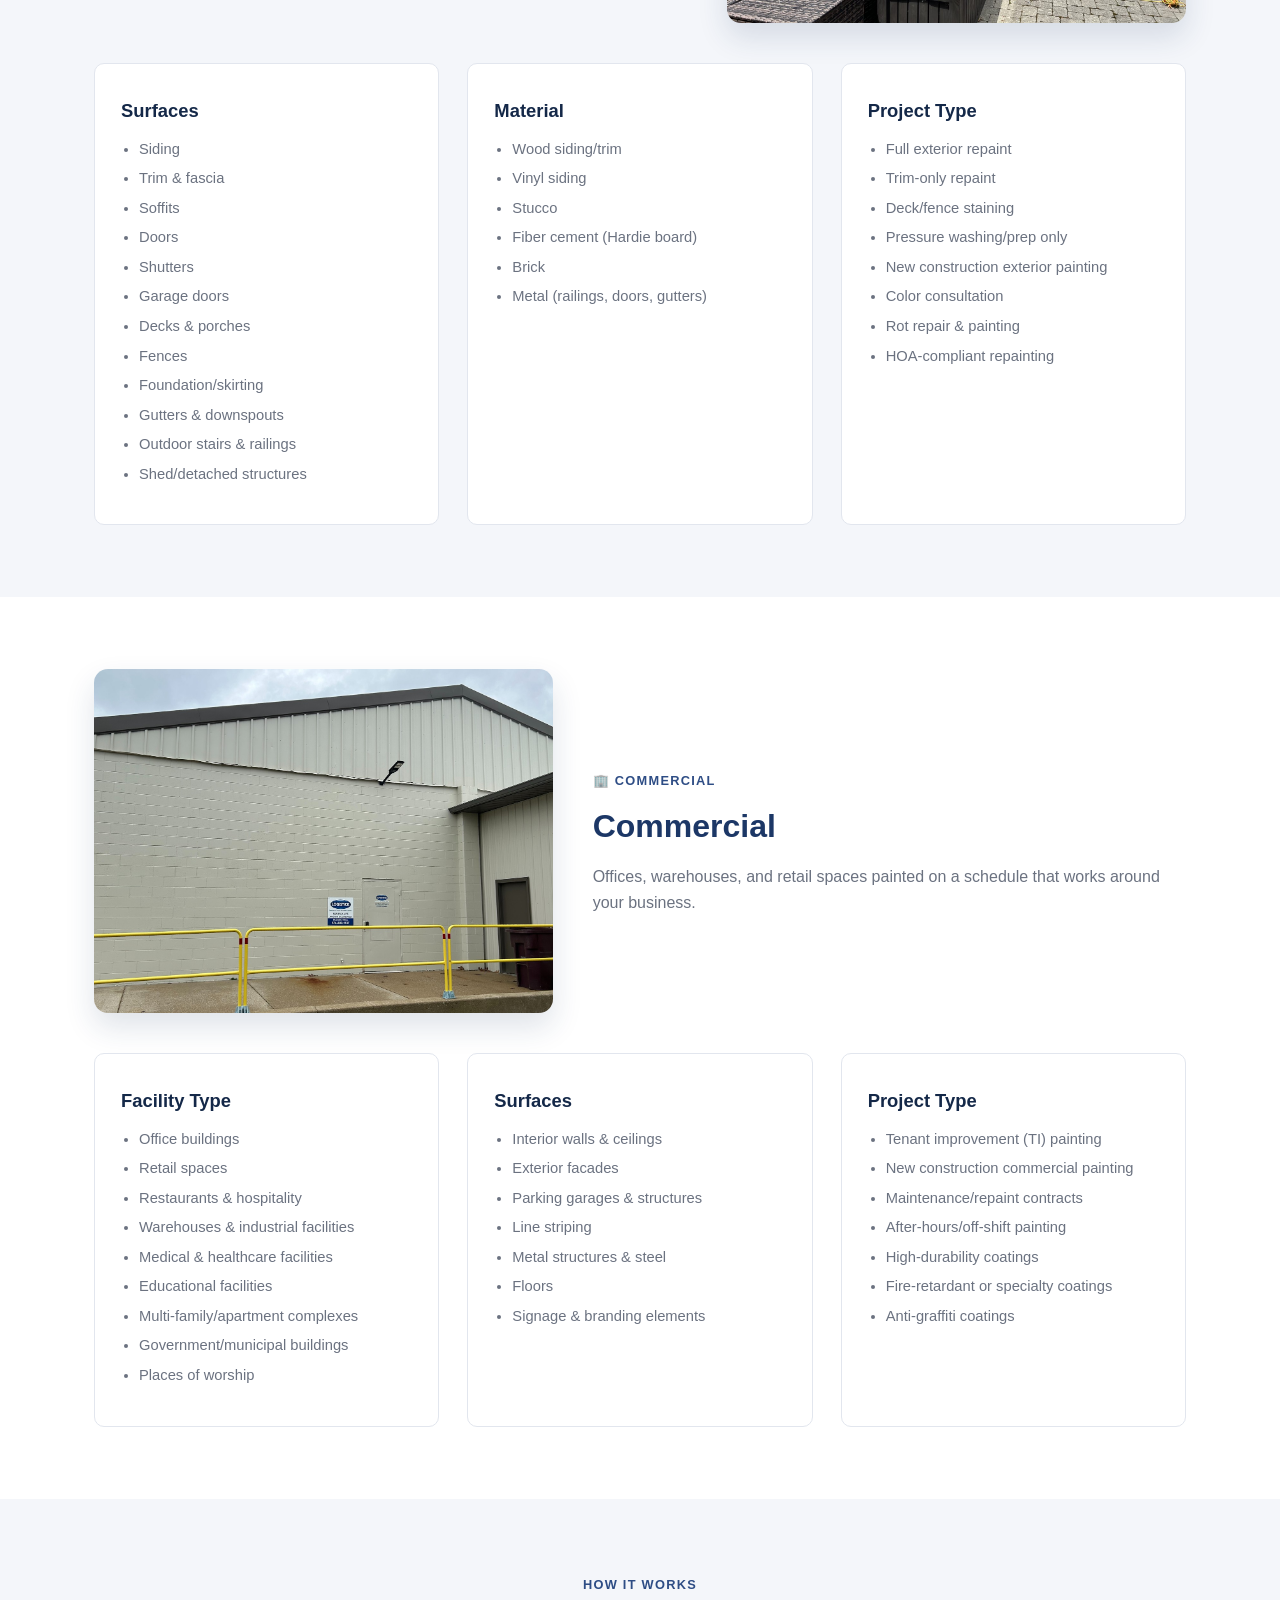
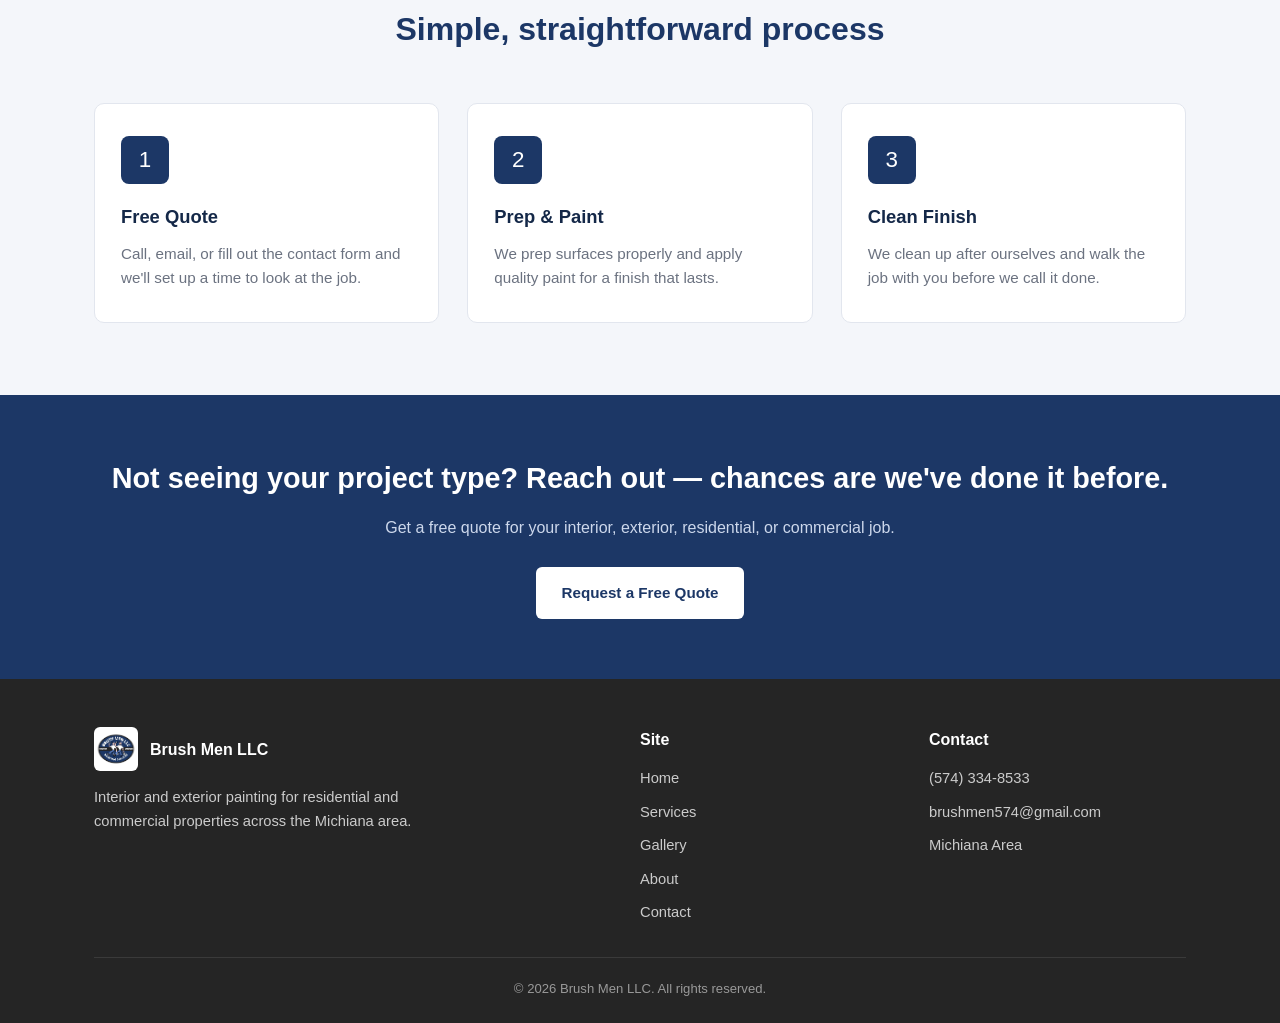
<file: services.html>
<!DOCTYPE html>
<html lang="en">
<head>
<meta charset="UTF-8">
<meta name="viewport" content="width=device-width, initial-scale=1.0">
<title>Services | Brush Men LLC Painting</title>
<meta name="description" content="Interior and exterior painting services for residential and commercial properties from Brush Men LLC in the Michiana area.">
<link rel="icon" href="images/logo.jpg">
<link rel="stylesheet" href="css/styles.css">
</head>
<body>

<header class="site-header">
  <div class="container">
    <a href="index.html" class="brand">
      <img src="images/logo.jpg" alt="Brush Men LLC logo">
      <span class="brand-text">
        <span class="name">Brush Men LLC</span>
        <span class="tagline">Painting Services</span>
      </span>
    </a>
    <button class="nav-toggle" aria-label="Toggle navigation">&#9776;</button>
    <nav class="main-nav">
      <a href="index.html">Home</a>
      <a href="services.html" class="active">Services</a>
      <a href="gallery.html">Gallery</a>
      <a href="about.html">About</a>
      <a href="contact.html">Contact</a>
      <a href="contact.html" class="nav-cta">Free Quote</a>
    </nav>
  </div>
</header>

<div class="page-header">
  <div class="container">
    <h1>Our Services</h1>
    <p>Interior and exterior painting for residential and commercial properties across the Michiana area.</p>
  </div>
</div>

<section>
  <div class="container">
    <div class="service-intro">
      <img src="images/gallery/residential-interior-bathroom.jpg" alt="Freshly painted residential bathroom and shower surround" loading="lazy">
      <div class="service-intro-copy">
        <span class="eyebrow">&#127968; Residential</span>
        <h2>Residential Interior</h2>
        <p>Careful prep, clean lines, and lasting finishes for every room in your home.</p>
      </div>
    </div>
    <div class="grid grid-3">
      <div class="card">
        <h3>Surfaces</h3>
        <ul>
          <li>Walls</li>
          <li>Ceilings</li>
          <li>Trim, baseboards &amp; casings</li>
          <li>Doors</li>
          <li>Cabinets</li>
          <li>Closets &amp; interiors of built-ins</li>
          <li>Stairs, railings &amp; banisters</li>
          <li>Accent walls</li>
          <li>Popcorn ceilings</li>
        </ul>
      </div>
      <div class="card">
        <h3>Finish / Sheen</h3>
        <ul>
          <li>Flat/matte</li>
          <li>Eggshell</li>
          <li>Satin</li>
          <li>Semi-gloss</li>
          <li>Gloss</li>
        </ul>
      </div>
      <div class="card">
        <h3>Project Type</h3>
        <ul>
          <li>Full interior repaint</li>
          <li>Single-room painting</li>
          <li>Touch-up/spot painting</li>
          <li>New construction/move-in painting</li>
          <li>Color consultation</li>
          <li>Wallpaper removal &amp; repaint</li>
          <li>Drywall repair &amp; repaint</li>
          <li>Faux/decorative finishes</li>
        </ul>
      </div>
    </div>
  </div>
</section>

<section class="alt">
  <div class="container">
    <div class="service-intro reverse">
      <img src="images/gallery/residential-exterior-patio.jpg" alt="Painted brick home exterior with arched windows and patio" loading="lazy">
      <div class="service-intro-copy">
        <span class="eyebrow">&#127958;&#65039; Residential</span>
        <h2>Residential Exterior</h2>
        <p>Weather-ready painting that protects your home and boosts curb appeal.</p>
      </div>
    </div>
    <div class="grid grid-3">
      <div class="card">
        <h3>Surfaces</h3>
        <ul>
          <li>Siding</li>
          <li>Trim &amp; fascia</li>
          <li>Soffits</li>
          <li>Doors</li>
          <li>Shutters</li>
          <li>Garage doors</li>
          <li>Decks &amp; porches</li>
          <li>Fences</li>
          <li>Foundation/skirting</li>
          <li>Gutters &amp; downspouts</li>
          <li>Outdoor stairs &amp; railings</li>
          <li>Shed/detached structures</li>
        </ul>
      </div>
      <div class="card">
        <h3>Material</h3>
        <ul>
          <li>Wood siding/trim</li>
          <li>Vinyl siding</li>
          <li>Stucco</li>
          <li>Fiber cement (Hardie board)</li>
          <li>Brick</li>
          <li>Metal (railings, doors, gutters)</li>
        </ul>
      </div>
      <div class="card">
        <h3>Project Type</h3>
        <ul>
          <li>Full exterior repaint</li>
          <li>Trim-only repaint</li>
          <li>Deck/fence staining</li>
          <li>Pressure washing/prep only</li>
          <li>New construction exterior painting</li>
          <li>Color consultation</li>
          <li>Rot repair &amp; painting</li>
          <li>HOA-compliant repainting</li>
        </ul>
      </div>
    </div>
  </div>
</section>

<section>
  <div class="container">
    <div class="service-intro">
      <img src="images/gallery/commercial-exterior-2.jpg" alt="Freshly painted commercial warehouse block wall" loading="lazy">
      <div class="service-intro-copy">
        <span class="eyebrow">&#127970; Commercial</span>
        <h2>Commercial</h2>
        <p>Offices, warehouses, and retail spaces painted on a schedule that works around your business.</p>
      </div>
    </div>
    <div class="grid grid-3">
      <div class="card">
        <h3>Facility Type</h3>
        <ul>
          <li>Office buildings</li>
          <li>Retail spaces</li>
          <li>Restaurants &amp; hospitality</li>
          <li>Warehouses &amp; industrial facilities</li>
          <li>Medical &amp; healthcare facilities</li>
          <li>Educational facilities</li>
          <li>Multi-family/apartment complexes</li>
          <li>Government/municipal buildings</li>
          <li>Places of worship</li>
        </ul>
      </div>
      <div class="card">
        <h3>Surfaces</h3>
        <ul>
          <li>Interior walls &amp; ceilings</li>
          <li>Exterior facades</li>
          <li>Parking garages &amp; structures</li>
          <li>Line striping</li>
          <li>Metal structures &amp; steel</li>
          <li>Floors</li>
          <li>Signage &amp; branding elements</li>
        </ul>
      </div>
      <div class="card">
        <h3>Project Type</h3>
        <ul>
          <li>Tenant improvement (TI) painting</li>
          <li>New construction commercial painting</li>
          <li>Maintenance/repaint contracts</li>
          <li>After-hours/off-shift painting</li>
          <li>High-durability coatings</li>
          <li>Fire-retardant or specialty coatings</li>
          <li>Anti-graffiti coatings</li>
        </ul>
      </div>
    </div>
  </div>
</section>

<section class="alt">
  <div class="container">
    <div class="section-heading">
      <span class="eyebrow">How It Works</span>
      <h2>Simple, straightforward process</h2>
    </div>
    <div class="grid grid-3">
      <div class="card">
        <div class="icon">1</div>
        <h3>Free Quote</h3>
        <p>Call, email, or fill out the contact form and we'll set up a time to look at the job.</p>
      </div>
      <div class="card">
        <div class="icon">2</div>
        <h3>Prep &amp; Paint</h3>
        <p>We prep surfaces properly and apply quality paint for a finish that lasts.</p>
      </div>
      <div class="card">
        <div class="icon">3</div>
        <h3>Clean Finish</h3>
        <p>We clean up after ourselves and walk the job with you before we call it done.</p>
      </div>
    </div>
  </div>
</section>

<div class="cta-band">
  <div class="container">
    <h2>Not seeing your project type? Reach out &mdash; chances are we've done it before.</h2>
    <p>Get a free quote for your interior, exterior, residential, or commercial job.</p>
    <a href="contact.html" class="btn btn-primary">Request a Free Quote</a>
  </div>
</div>

<footer>
  <div class="container">
    <div class="footer-grid">
      <div>
        <div class="footer-brand">
          <img src="images/logo.jpg" alt="Brush Men LLC logo">
          <span>Brush Men LLC</span>
        </div>
        <p style="max-width: 320px; font-size: 0.92rem;">Interior and exterior painting for residential and commercial properties across the Michiana area.</p>
      </div>
      <div>
        <h4>Site</h4>
        <ul>
          <li><a href="index.html">Home</a></li>
          <li><a href="services.html">Services</a></li>
          <li><a href="gallery.html">Gallery</a></li>
          <li><a href="about.html">About</a></li>
          <li><a href="contact.html">Contact</a></li>
        </ul>
      </div>
      <div>
        <h4>Contact</h4>
        <ul>
          <li><a href="tel:5743348533">(574) 334-8533</a></li>
          <li><a href="mailto:brushmen574@gmail.com">brushmen574@gmail.com</a></li>
          <li>Michiana Area</li>
        </ul>
      </div>
    </div>
    <div class="fine-print">&copy; <span id="year"></span> Brush Men LLC. All rights reserved.</div>
  </div>
</footer>

<script src="js/main.js"></script>
<script>document.getElementById("year").textContent = new Date().getFullYear();</script>
</body>
</html>
</file>
<file: css/styles.css>
:root {
  --navy: #1c3766;
  --navy-dark: #142848;
  --navy-light: #2e4d85;
  --charcoal: #252525;
  --white: #ffffff;
  --off-white: #f4f6fa;
  --gray: #6b7280;
  --border: #e2e6ee;
}

* {
  box-sizing: border-box;
}

html {
  scroll-behavior: smooth;
}

body {
  margin: 0;
  font-family: "Segoe UI", Roboto, Helvetica, Arial, sans-serif;
  color: var(--charcoal);
  background: var(--white);
  line-height: 1.6;
}

img {
  max-width: 100%;
  display: block;
}

a {
  color: inherit;
}

.container {
  width: 100%;
  max-width: 1140px;
  margin: 0 auto;
  padding: 0 24px;
}

/* Header */
.site-header {
  position: sticky;
  top: 0;
  z-index: 100;
  background: var(--white);
  border-bottom: 1px solid var(--border);
}

.site-header .container {
  display: flex;
  align-items: center;
  justify-content: space-between;
  padding-top: 12px;
  padding-bottom: 12px;
}

.brand {
  display: flex;
  align-items: center;
  gap: 12px;
  text-decoration: none;
  color: var(--navy);
}

.brand img {
  height: 56px;
  width: auto;
  border-radius: 6px;
}

.brand-text {
  display: flex;
  flex-direction: column;
  line-height: 1.2;
}

.brand-text .name {
  font-weight: 800;
  font-size: 1.15rem;
  letter-spacing: 0.02em;
}

.brand-text .tagline {
  font-size: 0.78rem;
  color: var(--gray);
  font-weight: 600;
  text-transform: uppercase;
  letter-spacing: 0.05em;
}

nav.main-nav {
  display: flex;
  align-items: center;
  gap: 28px;
}

nav.main-nav a {
  text-decoration: none;
  font-weight: 600;
  font-size: 0.95rem;
  color: var(--charcoal);
  padding: 6px 2px;
  border-bottom: 2px solid transparent;
}

nav.main-nav a:hover,
nav.main-nav a.active {
  color: var(--navy);
  border-bottom-color: var(--navy);
}

.nav-cta {
  background: var(--navy);
  color: var(--white) !important;
  padding: 10px 18px !important;
  border-radius: 6px;
  border-bottom: none !important;
}

.nav-cta:hover {
  background: var(--navy-dark);
}

.nav-toggle {
  display: none;
  background: none;
  border: none;
  font-size: 1.6rem;
  color: var(--navy);
  cursor: pointer;
}

/* Hero */
.hero {
  background: linear-gradient(135deg, var(--navy) 0%, var(--navy-dark) 100%);
  color: var(--white);
  padding: 48px 0;
}

.hero-row {
  display: flex;
  flex-direction: row;
  align-items: center;
  gap: 40px;
}

.hero-copy {
  display: flex;
  flex-direction: column;
  align-items: flex-start;
  gap: 14px;
}

.hero-logo {
  height: 300px;
  width: auto;
  flex-shrink: 0;
  filter: drop-shadow(0 8px 20px rgba(0, 0, 0, 0.35));
}

.hero-eyebrow {
  text-transform: uppercase;
  letter-spacing: 0.12em;
  font-weight: 700;
  font-size: 0.85rem;
  color: #a9bde0;
}

.hero .lead {
  font-size: 1.4rem;
  font-weight: 700;
  max-width: 600px;
  color: var(--white);
  margin: 0;
  line-height: 1.3;
}

.hero-actions {
  display: flex;
  gap: 16px;
  flex-wrap: wrap;
  margin-top: 8px;
}

.btn {
  display: inline-block;
  padding: 14px 26px;
  border-radius: 6px;
  text-decoration: none;
  font-weight: 700;
  font-size: 0.95rem;
  transition: background 0.15s ease, color 0.15s ease, border-color 0.15s ease;
}

.btn-primary {
  background: var(--white);
  color: var(--navy);
}

.btn-primary:hover {
  background: #dbe4f4;
}

.btn-outline {
  border: 2px solid var(--white);
  color: var(--white);
}

.btn-outline:hover {
  background: var(--white);
  color: var(--navy);
}

.btn-dark {
  background: var(--navy);
  color: var(--white);
}

.btn-dark:hover {
  background: var(--navy-dark);
}

/* Page header (non-home pages) */
.page-header {
  background: var(--navy);
  color: var(--white);
  padding: 56px 0;
}

.page-header h1 {
  margin: 0 0 8px;
  font-size: 2.1rem;
}

.page-header p {
  margin: 0;
  color: #cdd8ec;
  max-width: 640px;
}

/* Sections */
section {
  padding: 72px 0;
}

section.alt {
  background: var(--off-white);
}

.section-heading {
  text-align: center;
  max-width: 640px;
  margin: 0 auto 48px;
}

.section-heading .eyebrow {
  text-transform: uppercase;
  letter-spacing: 0.1em;
  font-weight: 700;
  font-size: 0.8rem;
  color: var(--navy-light);
}

.section-heading h2 {
  font-size: 2rem;
  margin: 8px 0 12px;
  color: var(--navy);
}

.section-heading p {
  color: var(--gray);
  margin: 0;
}

/* Grid cards */
.grid {
  display: grid;
  gap: 28px;
}

.grid-3 {
  grid-template-columns: repeat(3, 1fr);
}

.grid-2 {
  grid-template-columns: repeat(2, 1fr);
}

.card {
  background: var(--white);
  border: 1px solid var(--border);
  border-radius: 10px;
  padding: 32px 26px;
}

.card .icon {
  width: 48px;
  height: 48px;
  border-radius: 8px;
  background: var(--navy);
  color: var(--white);
  display: flex;
  align-items: center;
  justify-content: center;
  font-size: 1.4rem;
  margin-bottom: 18px;
}

.card h3 {
  margin: 0 0 10px;
  color: var(--navy-dark);
  font-size: 1.15rem;
}

.card p {
  margin: 0;
  color: var(--gray);
  font-size: 0.95rem;
}

.card ul {
  margin: 12px 0 0;
  padding-left: 18px;
  color: var(--gray);
  font-size: 0.92rem;
}

.card ul li {
  margin-bottom: 6px;
}

/* Service rows (home page) - OPTION 2: editorial, accent border */
.service-row {
  display: flex;
  align-items: center;
  gap: 56px;
}

.service-row + .service-row {
  margin-top: 72px;
}

.service-row.reverse {
  flex-direction: row-reverse;
}

.service-row img {
  flex: 1 1 46%;
  max-width: 46%;
  border-radius: 14px;
  aspect-ratio: 1 / 1;
  object-fit: cover;
  box-shadow: 0 16px 32px rgba(28, 55, 102, 0.14);
}

.service-copy {
  flex: 1 1 54%;
  border-left: 3px solid var(--navy);
  padding-left: 28px;
}

.service-row.reverse .service-copy {
  border-left: none;
  border-right: 3px solid var(--navy);
  padding-left: 0;
  padding-right: 28px;
}

.service-copy .icon {
  margin-bottom: 16px;
}

.service-copy h3 {
  color: var(--navy-dark);
  font-size: 1.6rem;
  margin: 0 0 14px;
}

.service-copy p {
  color: var(--gray);
  margin: 0;
  font-size: 1.02rem;
}

/* Service page section intros (image + heading) */
.service-intro {
  display: flex;
  align-items: center;
  gap: 40px;
  margin-bottom: 40px;
}

.service-intro.reverse {
  flex-direction: row-reverse;
}

.service-intro img {
  flex: 1 1 42%;
  max-width: 42%;
  border-radius: 14px;
  aspect-ratio: 4 / 3;
  object-fit: cover;
  box-shadow: 0 14px 30px rgba(28, 55, 102, 0.14);
}

.service-intro-copy {
  flex: 1 1 58%;
  text-align: left;
}

.service-intro-copy .eyebrow {
  text-transform: uppercase;
  letter-spacing: 0.1em;
  font-weight: 700;
  font-size: 0.8rem;
  color: var(--navy-light);
}

.service-intro-copy h2 {
  font-size: 2rem;
  margin: 8px 0 12px;
  color: var(--navy);
}

.service-intro-copy p {
  color: var(--gray);
  margin: 0;
}

/* Photo strip / gallery */
.photo-grid {
  display: grid;
  grid-template-columns: repeat(4, 1fr);
  gap: 14px;
}

.photo-grid a {
  display: block;
  overflow: hidden;
  border-radius: 8px;
  aspect-ratio: 4 / 3;
}

.photo-grid img {
  width: 100%;
  height: 100%;
  object-fit: cover;
  transition: transform 0.25s ease;
}

.photo-grid a:hover img {
  transform: scale(1.06);
}

/* Gallery page filters */
.filters {
  display: flex;
  gap: 10px;
  flex-wrap: wrap;
  justify-content: center;
  margin-bottom: 40px;
}

.filter-btn {
  border: 1px solid var(--border);
  background: var(--white);
  color: var(--charcoal);
  padding: 9px 18px;
  border-radius: 999px;
  font-weight: 600;
  font-size: 0.88rem;
  cursor: pointer;
}

.filter-btn:hover {
  border-color: var(--navy);
}

.filter-btn.active {
  background: var(--navy);
  border-color: var(--navy);
  color: var(--white);
}

.gallery-grid {
  display: grid;
  grid-template-columns: repeat(3, 1fr);
  gap: 20px;
}

.gallery-item {
  border-radius: 10px;
  overflow: hidden;
  position: relative;
  aspect-ratio: 4 / 3;
  background: var(--off-white);
}

.gallery-item img {
  width: 100%;
  height: 100%;
  object-fit: cover;
}

.gallery-item .tag {
  position: absolute;
  bottom: 10px;
  left: 10px;
  background: rgba(28, 55, 102, 0.85);
  color: var(--white);
  font-size: 0.75rem;
  font-weight: 700;
  padding: 5px 10px;
  border-radius: 999px;
  text-transform: uppercase;
  letter-spacing: 0.04em;
}

.gallery-item.hidden {
  display: none;
}

/* Stats */
.stats {
  display: grid;
  grid-template-columns: repeat(4, 1fr);
  gap: 24px;
  text-align: center;
}

.stats .stat strong {
  display: block;
  font-size: 2.2rem;
  color: var(--navy);
}

.stats .stat span {
  color: var(--gray);
  font-size: 0.9rem;
}

/* Testimonial-ish / CTA band */
.cta-band {
  background: var(--navy);
  color: var(--white);
  text-align: center;
  padding: 60px 0;
}

.cta-band h2 {
  margin: 0 0 14px;
  font-size: 1.8rem;
}

.cta-band p {
  margin: 0 0 26px;
  color: #cdd8ec;
}

/* About page */
.about-grid {
  display: grid;
  grid-template-columns: 1fr 1fr;
  gap: 48px;
  align-items: center;
}

.about-grid img {
  border-radius: 12px;
}

.values-list {
  list-style: none;
  margin: 0;
  padding: 0;
  display: grid;
  gap: 18px;
}

.values-list li {
  display: flex;
  gap: 14px;
}

.values-list .dot {
  flex-shrink: 0;
  width: 10px;
  height: 10px;
  border-radius: 999px;
  background: var(--navy);
  margin-top: 8px;
}

.values-list h4 {
  margin: 0 0 4px;
  color: var(--navy-dark);
}

.values-list p {
  margin: 0;
  color: var(--gray);
  font-size: 0.94rem;
}

/* Contact */
.contact-grid {
  display: grid;
  grid-template-columns: 1fr 1fr;
  gap: 48px;
}

.contact-info-list {
  list-style: none;
  margin: 0;
  padding: 0;
  display: grid;
  gap: 22px;
}

.contact-info-list li {
  display: flex;
  gap: 16px;
  align-items: flex-start;
}

.contact-info-list .icon {
  width: 44px;
  height: 44px;
  border-radius: 8px;
  background: var(--navy);
  color: var(--white);
  display: flex;
  align-items: center;
  justify-content: center;
  font-size: 1.2rem;
  flex-shrink: 0;
}

.contact-info-list strong {
  display: block;
  color: var(--navy-dark);
  font-size: 0.85rem;
  text-transform: uppercase;
  letter-spacing: 0.04em;
}

.contact-info-list a {
  text-decoration: none;
  font-size: 1.05rem;
  font-weight: 600;
}

.contact-info-list a:hover {
  color: var(--navy);
}

form.quote-form {
  display: grid;
  gap: 16px;
  background: var(--off-white);
  padding: 32px;
  border-radius: 12px;
  border: 1px solid var(--border);
}

form.quote-form label {
  display: block;
  font-weight: 600;
  font-size: 0.88rem;
  margin-bottom: 6px;
  color: var(--navy-dark);
}

form.quote-form input,
form.quote-form select,
form.quote-form textarea {
  width: 100%;
  padding: 11px 12px;
  border: 1px solid var(--border);
  border-radius: 6px;
  font-size: 0.95rem;
  font-family: inherit;
  background: var(--white);
}

form.quote-form textarea {
  resize: vertical;
  min-height: 110px;
}

form.quote-form button {
  border: none;
  cursor: pointer;
  justify-self: start;
}

/* Footer */
footer {
  background: var(--charcoal);
  color: #cbcbcb;
  padding: 48px 0 24px;
}

.footer-grid {
  display: grid;
  grid-template-columns: 2fr 1fr 1fr;
  gap: 32px;
  margin-bottom: 32px;
}

.footer-grid h4 {
  color: var(--white);
  margin: 0 0 14px;
  font-size: 1rem;
}

.footer-grid ul {
  list-style: none;
  margin: 0;
  padding: 0;
  display: grid;
  gap: 10px;
  font-size: 0.92rem;
}

.footer-grid ul a {
  text-decoration: none;
  color: #cbcbcb;
}

.footer-grid ul a:hover {
  color: var(--white);
}

.footer-brand {
  display: flex;
  align-items: center;
  gap: 12px;
  margin-bottom: 12px;
}

.footer-brand img {
  height: 44px;
  border-radius: 6px;
}

.footer-brand span {
  color: var(--white);
  font-weight: 800;
}

footer .fine-print {
  border-top: 1px solid #3a3a3a;
  padding-top: 20px;
  font-size: 0.82rem;
  color: #999;
  text-align: center;
}

/* Responsive */
@media (max-width: 900px) {
  .grid-3,
  .photo-grid,
  .gallery-grid {
    grid-template-columns: repeat(2, 1fr);
  }

  .about-grid,
  .contact-grid {
    grid-template-columns: 1fr;
  }

  .stats {
    grid-template-columns: repeat(2, 1fr);
  }

  .footer-grid {
    grid-template-columns: 1fr 1fr;
  }
}

@media (max-width: 680px) {
  nav.main-nav {
    position: absolute;
    top: 100%;
    left: 0;
    right: 0;
    background: var(--white);
    flex-direction: column;
    align-items: flex-start;
    padding: 16px 24px 24px;
    border-bottom: 1px solid var(--border);
    display: none;
    gap: 16px;
  }

  nav.main-nav.open {
    display: flex;
  }

  .nav-toggle {
    display: block;
  }

  .hero {
    padding: 40px 0;
  }

  .hero-row {
    flex-direction: column;
    align-items: flex-start;
    gap: 16px;
  }

  .hero-logo {
    height: 200px;
  }

  .hero .lead {
    font-size: 1.15rem;
  }

  .grid-3,
  .grid-2,
  .photo-grid,
  .gallery-grid {
    grid-template-columns: 1fr;
  }

  .service-row,
  .service-row.reverse {
    flex-direction: column;
    align-items: stretch;
    gap: 24px;
  }

  .service-row + .service-row {
    margin-top: 40px;
  }

  .service-row img {
    max-width: 100%;
  }

  .service-intro,
  .service-intro.reverse {
    flex-direction: column;
    align-items: stretch;
    gap: 20px;
    margin-bottom: 28px;
  }

  .service-intro img {
    max-width: 100%;
  }

  .service-intro-copy {
    text-align: left;
  }

  .stats {
    grid-template-columns: repeat(2, 1fr);
  }

  .footer-grid {
    grid-template-columns: 1fr;
  }
}
</file>
